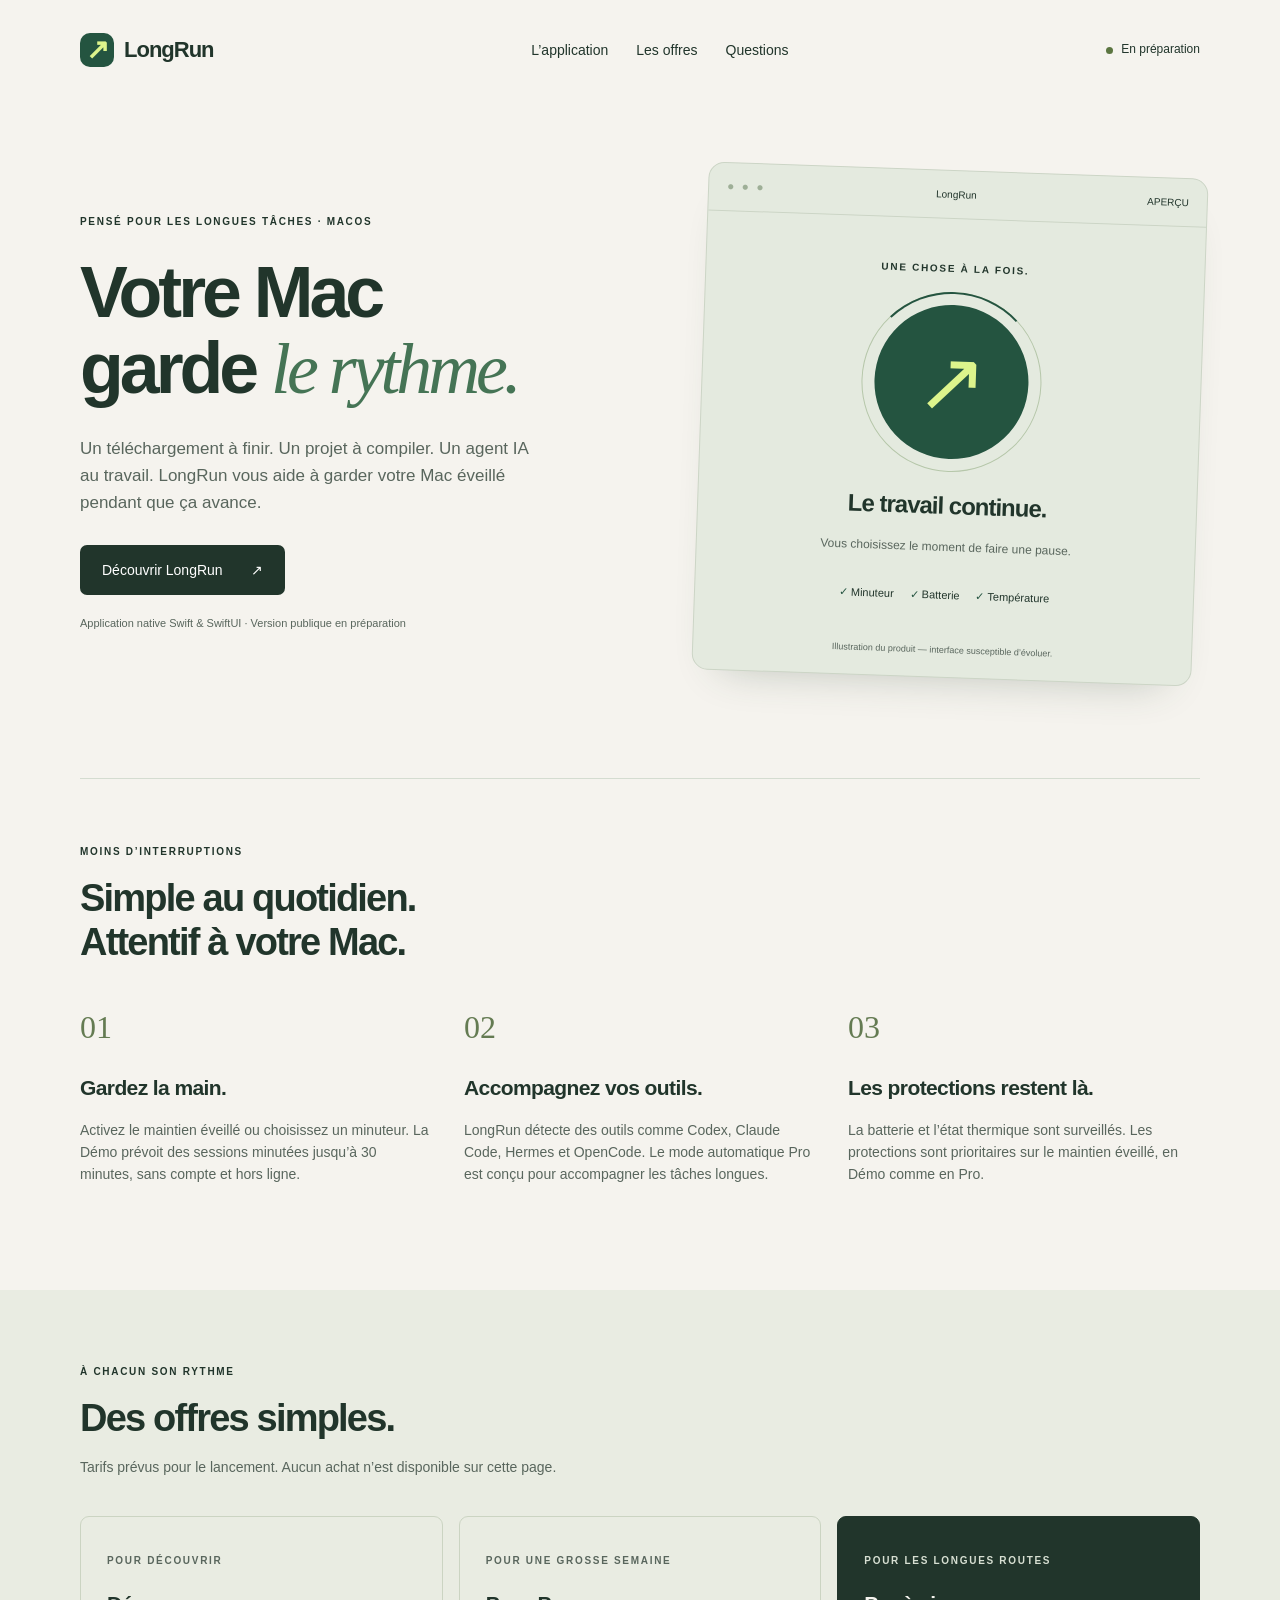
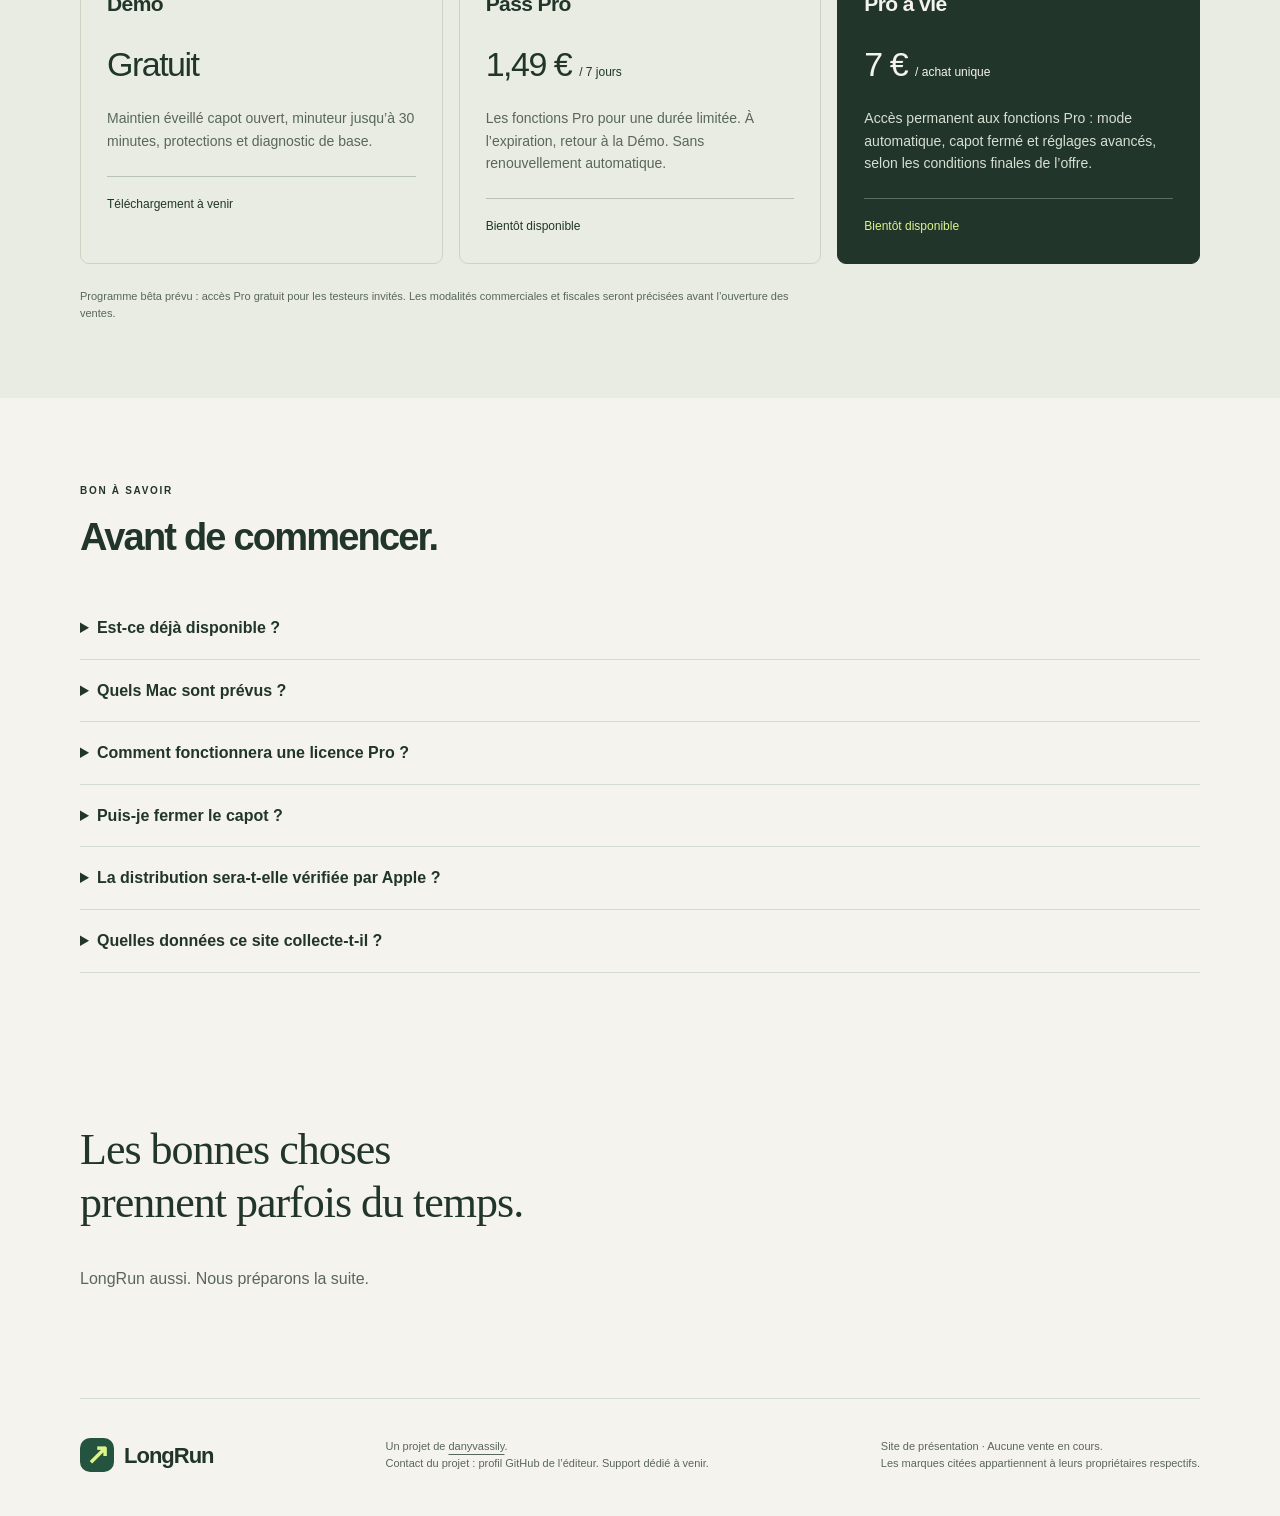
<file: index.html>
<!doctype html>
<html lang="fr">
<head>
  <meta charset="utf-8">
  <meta name="viewport" content="width=device-width, initial-scale=1">
  <meta name="description" content="LongRun, l’application macOS pour garder votre Mac éveillé pendant vos longues tâches. Découvrez le projet et les offres prévues.">
  <meta name="theme-color" content="#f5f3ee">
  <title>LongRun — Votre Mac garde le rythme.</title>
  <link rel="stylesheet" href="style.css">
</head>
<body>
  <header class="nav wrap">
    <a class="brand" href="#" aria-label="LongRun, accueil"><span class="mark" aria-hidden="true">↗</span> LongRun</a>
    <nav aria-label="Navigation principale"><a href="#fonctionnement">L’application</a><a href="#offres">Les offres</a><a href="#questions">Questions</a></nav>
    <span class="status"><i aria-hidden="true"></i> En préparation</span>
  </header>
  <main>
    <section class="hero wrap">
      <div>
        <p class="eyebrow">PENSÉ POUR LES LONGUES TÂCHES · MACOS</p>
        <h1>Votre Mac<br>garde <em>le rythme.</em></h1>
        <p class="intro">Un téléchargement à finir. Un projet à compiler. Un agent IA au travail. LongRun vous aide à garder votre Mac éveillé pendant que ça avance.</p>
        <a class="button" href="#fonctionnement">Découvrir LongRun <span aria-hidden="true">↗</span></a>
        <p class="small">Application native Swift & SwiftUI · Version publique en préparation</p>
      </div>
      <div class="preview" role="img" aria-label="Illustration de LongRun : une session de maintien éveillé avec un minuteur et des protections batterie et température.">
        <div class="windowbar"><span class="dots" aria-hidden="true">● ● ●</span><span>LongRun</span><span>APERÇU</span></div>
        <div class="previewbody"><p class="eyebrow">UNE CHOSE À LA FOIS.</p><div class="dial"><span>↗</span></div><h2>Le travail continue.</h2><p>Vous choisissez le moment de faire une pause.</p><div class="signals"><span>Minuteur</span><span>Batterie</span><span>Température</span></div></div>
        <p class="caption">Illustration du produit — interface susceptible d’évoluer.</p>
      </div>
    </section>
    <section class="features wrap" id="fonctionnement" aria-labelledby="features-title">
      <div class="sectiontop"><p class="eyebrow">MOINS D’INTERRUPTIONS</p><h2 id="features-title">Simple au quotidien.<br>Attentif à votre Mac.</h2></div>
      <div class="grid three"><article><span class="number">01</span><h3>Gardez la main.</h3><p>Activez le maintien éveillé ou choisissez un minuteur. La Démo prévoit des sessions minutées jusqu’à 30 minutes, sans compte et hors ligne.</p></article><article><span class="number">02</span><h3>Accompagnez vos outils.</h3><p>LongRun détecte des outils comme Codex, Claude Code, Hermes et OpenCode. Le mode automatique Pro est conçu pour accompagner les tâches longues.</p></article><article><span class="number">03</span><h3>Les protections restent là.</h3><p>La batterie et l’état thermique sont surveillés. Les protections sont prioritaires sur le maintien éveillé, en Démo comme en Pro.</p></article></div>
    </section>
    <section class="pricing" id="offres"><div class="wrap">
      <div class="sectiontop"><p class="eyebrow">À CHACUN SON RYTHME</p><h2>Des offres simples.</h2><p>Tarifs prévus pour le lancement. Aucun achat n’est disponible sur cette page.</p></div>
      <div class="grid three prices">
        <article><p class="eyebrow">POUR DÉCOUVRIR</p><h3>Démo</h3><p class="price">Gratuit</p><p>Maintien éveillé capot ouvert, minuteur jusqu’à 30 minutes, protections et diagnostic de base.</p><span class="availability">Téléchargement à venir</span></article>
        <article><p class="eyebrow">POUR UNE GROSSE SEMAINE</p><h3>Pass Pro</h3><p class="price">1,49 € <small>/ 7 jours</small></p><p>Les fonctions Pro pour une durée limitée. À l’expiration, retour à la Démo. Sans renouvellement automatique.</p><span class="availability">Bientôt disponible</span></article>
        <article class="featured"><p class="eyebrow">POUR LES LONGUES ROUTES</p><h3>Pro à vie</h3><p class="price">7 € <small>/ achat unique</small></p><p>Accès permanent aux fonctions Pro : mode automatique, capot fermé et réglages avancés, selon les conditions finales de l’offre.</p><span class="availability">Bientôt disponible</span></article>
      </div><p class="pricingnote">Programme bêta prévu : accès Pro gratuit pour les testeurs invités. Les modalités commerciales et fiscales seront précisées avant l’ouverture des ventes.</p>
    </div></section>
    <section class="faq wrap" id="questions"><div class="sectiontop"><p class="eyebrow">BON À SAVOIR</p><h2>Avant de commencer.</h2></div>
      <details><summary>Est-ce déjà disponible ?</summary><p>LongRun est en cours de développement et de validation. Cette page présente le projet. Le téléchargement public et la vente de licences ne sont pas encore ouverts.</p></details>
      <details><summary>Quels Mac sont prévus ?</summary><p>Le projet cible macOS 13 et versions ultérieures. La validation complète des versions Apple Silicon et Intel fait partie de la préparation de la sortie publique.</p></details>
      <details><summary>Comment fonctionnera une licence Pro ?</summary><p>L’intégration prévue avec Lemon Squeezy permettra de recevoir une clé après achat, puis de l’activer dans LongRun. Le service de paiement et la vérification des licences doivent encore être configurés pour la production.</p></details>
      <details><summary>Puis-je fermer le capot ?</summary><p>Le mode capot fermé est prévu dans Pro et nécessite une autorisation système. Un Mac actif doit rester sur une surface adaptée et bien ventilée. Ne le laissez jamais fonctionner dans un sac, sur un lit ou dans un espace fermé. La préparation de la distribution inclut la validation de ce mode.</p></details>
      <details><summary>La distribution sera-t-elle vérifiée par Apple ?</summary><p>La signature Developer ID et la notarisation Apple sont prévues avant la distribution publique. Elles ne sont pas encore annoncées comme acquises. Aucun téléchargement n’est proposé sur cette page.</p></details>
      <details><summary>Quelles données ce site collecte-t-il ?</summary><p>Cette page n’intègre aucun outil d’analyse, publicité, formulaire ni cookie applicatif. Son hébergeur, GitHub Pages, peut traiter des données techniques nécessaires au service, notamment l’adresse IP. Consultez la <a href="https://docs.github.com/fr/site-policy/privacy-policies/github-general-privacy-statement">politique de confidentialité GitHub</a>. Les informations détaillées concernant l’application seront publiées avant son lancement.</p></details>
    </section>
    <section class="closing wrap"><h2>Les bonnes choses<br>prennent parfois du temps.</h2><p>LongRun aussi. Nous préparons la suite.</p></section>
  </main>
  <footer class="wrap"><a class="brand" href="#"><span class="mark" aria-hidden="true">↗</span> LongRun</a><p>Un projet de <a href="https://github.com/danyvassily">danyvassily</a>.<br>Contact du projet : profil GitHub de l’éditeur. Support dédié à venir.</p><p>Site de présentation · Aucune vente en cours.<br>Les marques citées appartiennent à leurs propriétaires respectifs.</p></footer>
</body>
</html>
</file>
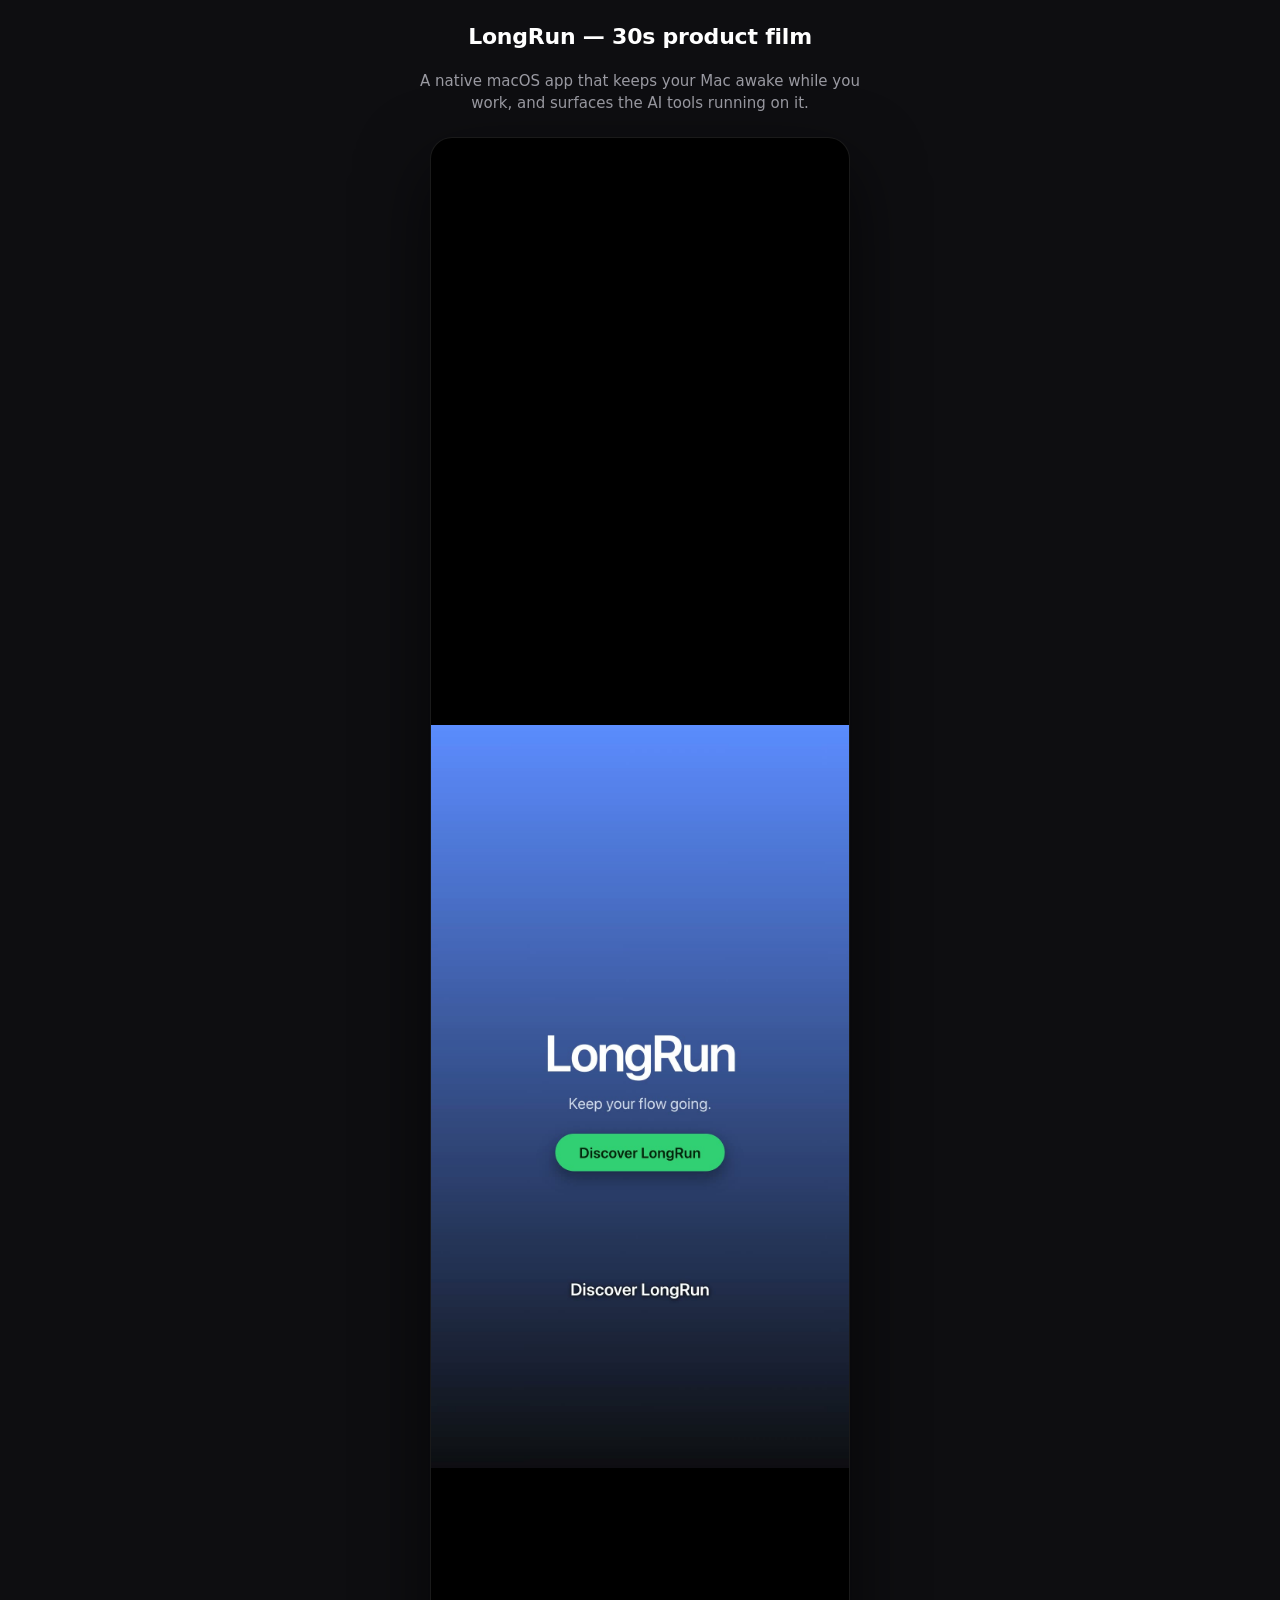
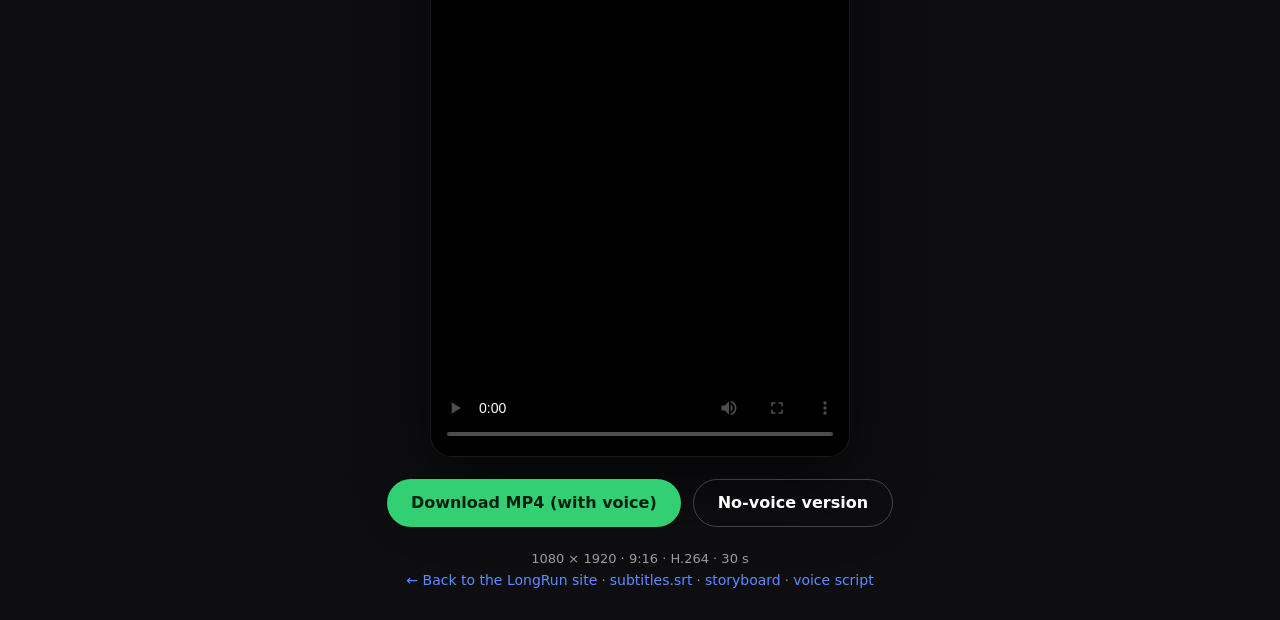
<file: promo/index.html>
<!DOCTYPE html>
<html lang="en">
<head>
<meta charset="utf-8">
<meta name="viewport" content="width=device-width, initial-scale=1, viewport-fit=cover">
<title>LongRun — 30s film</title>
<style>
  :root { --fond:#0E0E11; --surface:#1A1A1F; --lavande:#5C8CFF; --menthe:#32D073;
          --texte2:#9A9AA2; --blanc:#fff; }
  * { box-sizing: border-box; margin: 0; padding: 0; }
  body {
    background: var(--fond); color: var(--blanc);
    font-family: system-ui, -apple-system, "Helvetica Neue", Arial, sans-serif;
    min-height: 100vh; display: flex; flex-direction: column;
    align-items: center; justify-content: center;
    padding: calc(24px + env(safe-area-inset-top)) 20px calc(28px + env(safe-area-inset-bottom));
    gap: 22px;
  }
  h1 { font-size: 22px; font-weight: 600; letter-spacing: -.01em; text-align: center; }
  .sub { color: var(--texte2); font-size: 15px; text-align: center; max-width: 460px; line-height: 1.45; }
  video {
    width: 100%; max-width: 420px; aspect-ratio: 9/16;
    background: #000; border-radius: 22px;
    border: 1px solid rgba(255,255,255,.10);
    box-shadow: 0 28px 70px rgba(0,0,0,.6);
    display: block;
  }
  .row { display: flex; flex-wrap: wrap; gap: 12px; justify-content: center; }
  a.btn {
    display: inline-flex; align-items: center; gap: 9px;
    padding: 13px 24px; border-radius: 999px;
    background: var(--menthe); color: #06210F;
    font-weight: 600; font-size: 16px; text-decoration: none;
    min-height: 48px;
  }
  a.ghost {
    background: transparent; color: var(--blanc);
    border: 1px solid rgba(255,255,255,.22);
  }
  .meta { color: var(--texte2); font-size: 13px; text-align: center; line-height: 1.6; }
  .meta code { color: var(--lavande); }
  a.home { color: var(--lavande); font-size: 14px; text-decoration: none; }
</style>
</head>
<body>
  <h1>LongRun — 30s product film</h1>
  <p class="sub">A native macOS app that keeps your Mac awake while you work, and
    surfaces the AI tools running on it.</p>

  <video id="film" controls playsinline preload="metadata"
         poster="poster.jpg" width="1080" height="1920">
    <source src="longrun-promo.mp4" type="video/mp4">
    Your browser does not support the video tag.
  </video>

  <div class="row">
    <a class="btn" href="longrun-promo.mp4" download>Download MP4 (with voice)</a>
    <a class="btn ghost" href="longrun-promo-novoice.mp4" download>No-voice version</a>
  </div>

  <p class="meta">
    1080 × 1920 · 9:16 · H.264 · 30 s<br>
    <a class="home" href="../">← Back to the LongRun site</a> ·
    <a class="home" href="subtitles.srt" download>subtitles.srt</a> ·
    <a class="home" href="STORYBOARD.md">storyboard</a> ·
    <a class="home" href="VO_SCRIPT.md">voice script</a>
  </p>
</body>
</html>
</file>
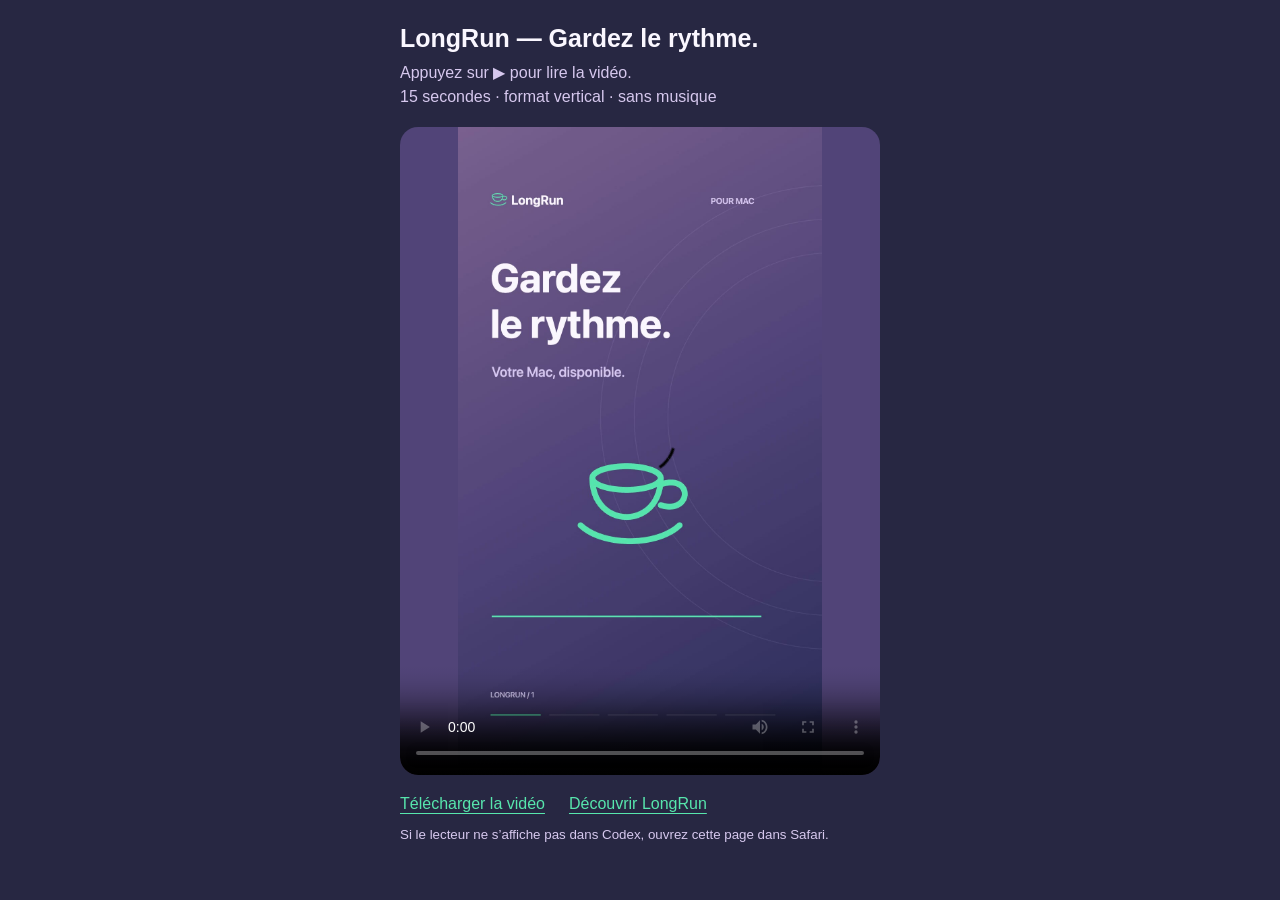
<file: video/index.html>
<!doctype html>
<html lang="fr">
<head>
  <meta charset="utf-8">
  <meta name="viewport" content="width=device-width, initial-scale=1, viewport-fit=cover">
  <meta name="theme-color" content="#514478">
  <title>LongRun — Le film</title>
  <style>
    *{box-sizing:border-box}body{margin:0;background:#272742;color:#faf7ff;font:16px -apple-system,BlinkMacSystemFont,sans-serif;padding:24px 18px;padding-bottom:max(28px,env(safe-area-inset-bottom))}
    main{max-width:480px;margin:auto}h1{font-size:25px;margin:0 0 8px}p{color:#d6c8ee;margin:0 0 18px;line-height:1.5}video{display:block;width:100%;max-height:72svh;aspect-ratio:9/16;background:#514478;border-radius:18px;object-fit:contain}a{color:#57e6ad;text-underline-offset:4px}nav{display:flex;gap:24px;flex-wrap:wrap;margin-top:20px}small{display:block;margin-top:14px;color:#d6c8ee}
  </style>
</head>
<body><main>
  <h1>LongRun — Gardez le rythme.</h1>
  <p>Appuyez sur ▶ pour lire la vidéo.<br>15 secondes · format vertical · sans musique</p>
  <video controls playsinline preload="metadata" poster="poster.jpg" aria-label="Film de présentation LongRun">
    <source src="longrun-15s.mp4" type="video/mp4">
    Votre navigateur ne peut pas lire la vidéo. Utilisez le lien de téléchargement.
  </video>
  <nav><a href="longrun-15s.mp4" download="LongRun-15s.mp4">Télécharger la vidéo</a><a href="../">Découvrir LongRun</a></nav>
  <small>Si le lecteur ne s’affiche pas dans Codex, ouvrez cette page dans Safari.</small>
</main></body>
</html>
</file>
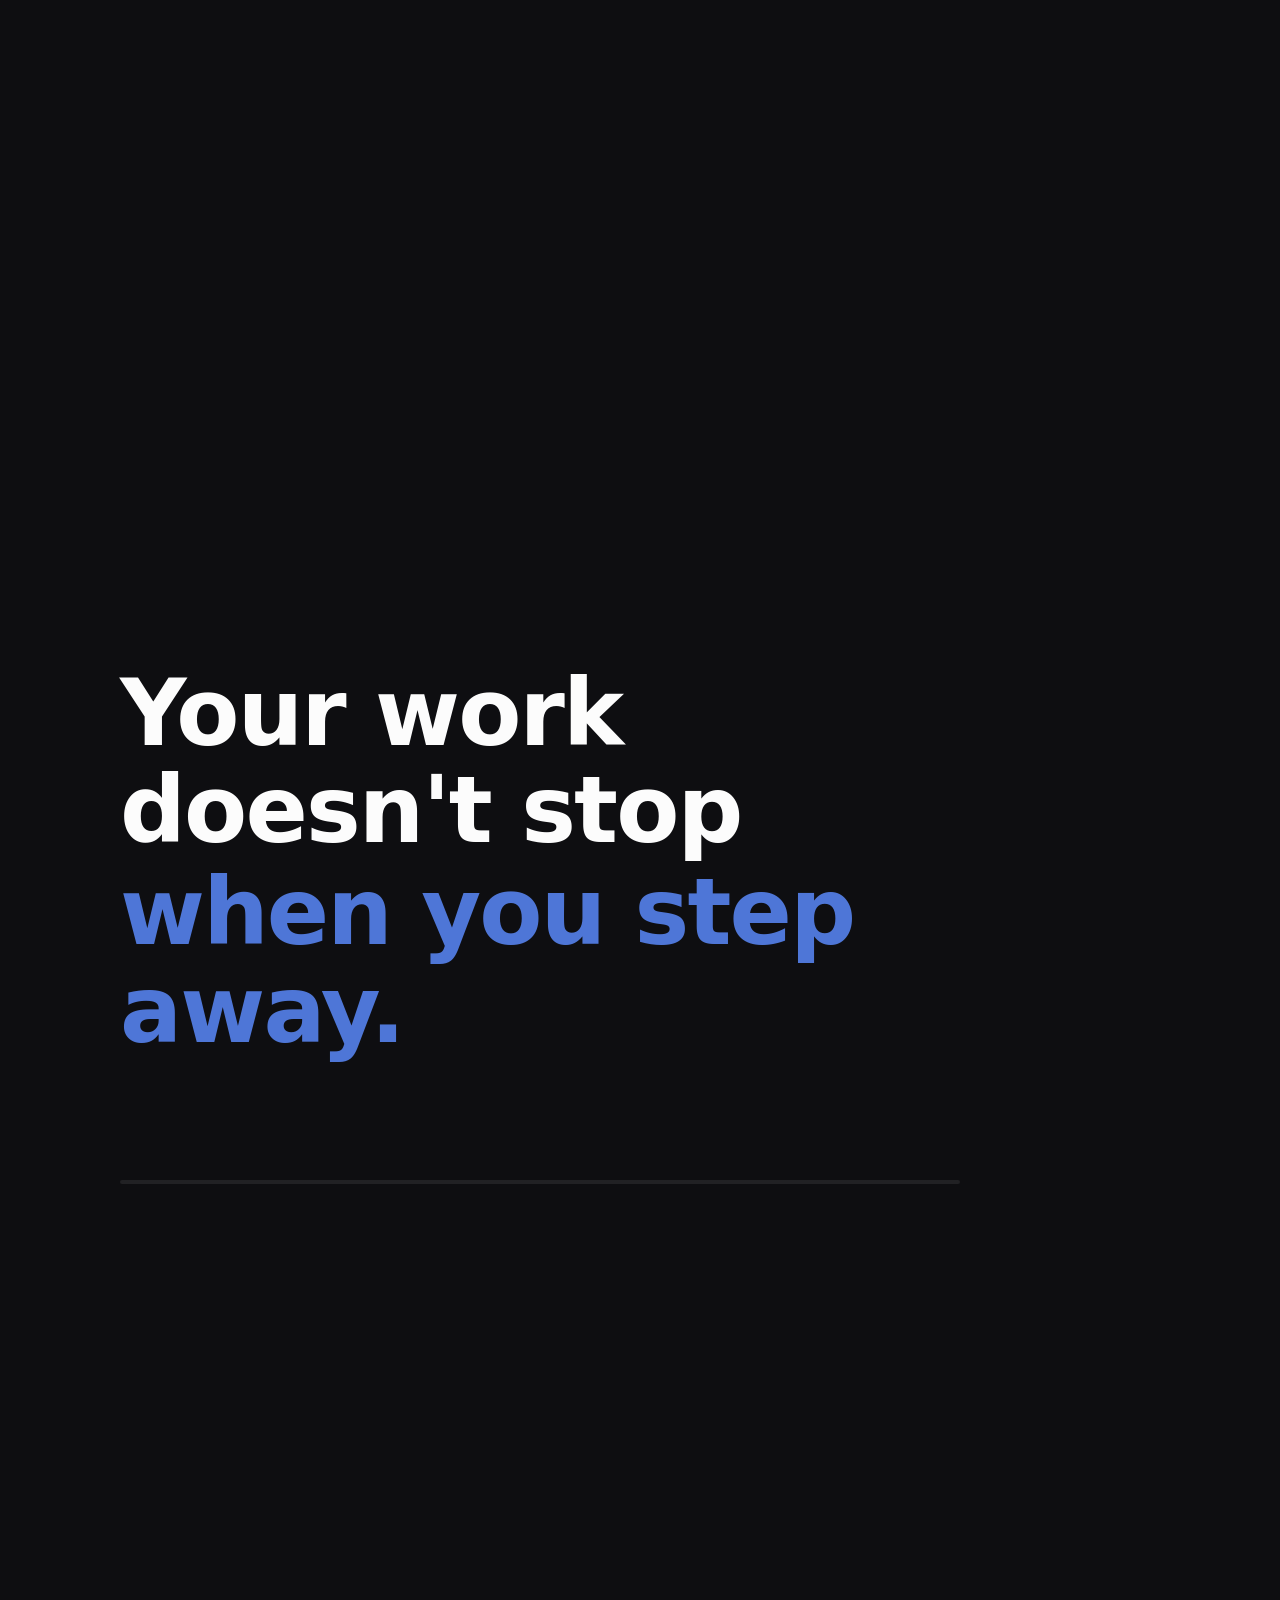
<file: promo/src/index.html>
<!DOCTYPE html>
<html lang="en">
<head>
<meta charset="utf-8">
<title>LongRun — promo 1080x1920</title>
<link rel="stylesheet" href="style.css">
</head>
<body>
<div class="stage" id="stage">

  <!-- ---------- SCENE 1 : ACCROCHE (0-5s) ---------- -->
  <section class="scene scene-hook" id="hook">
    <div class="hook-lines">
      <h1 class="hook-l1" id="hl1">Your work doesn't stop</h1>
      <h1 class="hook-l2" id="hl2">when you step away.</h1>
      <p class="hook-l3" id="hl3">A native macOS app for long tasks.</p>
    </div>
    <div class="hook-progress" id="hprogress"><i></i></div>
  </section>

  <!-- ---------- SCENE 2 : REVEIL (5-12s) ---------- -->
  <section class="scene scene-awake" id="awake">
    <div class="frame" id="frame-awake">
      <div class="frame-inner" id="awake-zoom">
        <img src="../assets/full.png" alt="LongRun status screen">
      </div>
      <div class="badge" id="badge-awake">Keep awake</div>
    </div>
  </section>

  <!-- ---------- SCENE 3 : LES OUTILS (12-19s) ---------- -->
  <section class="scene scene-tools" id="tools">
    <div class="cap">
      <p class="cap-title">AI tools detected on your Mac</p>
      <div class="frame frame--tall" id="frame-tools">
        <div class="frame-inner frame-scroll" id="tools-scroll">
          <img src="../assets/agents.png" alt="Detected AI tools and protected tasks">
        </div>
        <div class="hl" id="hl-a"></div>
        <div class="hl" id="hl-b"></div>
        <div class="hl" id="hl-c"></div>
      </div>
      <p class="cap-legend">Present &nbsp;·&nbsp; Active</p>
    </div>
  </section>

  <!-- ---------- SCENE 4 : PROTECTIONS (19-24s) ---------- -->
  <section class="scene scene-guard" id="guard">
    <div class="cap">
      <p class="cap-title">Battery and thermal safeguards</p>
      <div class="frame frame--tele" id="frame-guard">
        <div class="frame-inner">
          <img src="../assets/telemetry.png" alt="Live battery and thermal telemetry">
        </div>
        <div class="hl2 hl2--bat" id="hl-bat"></div>
        <div class="hl2 hl2--thm" id="hl-thm"></div>
      </div>
      <div class="lock" id="lock">Safeguards active</div>
    </div>
  </section>

  <!-- ---------- SCENE 5 : SIGNATURE (24-30s) ---------- -->
  <section class="scene scene-sign" id="sign">
    <div class="sign-wrap">
      <div class="wordmark" id="wordmark"></div>
      <p class="sign-tag" id="sign-tag">Keep your flow going.</p>
      <div class="cta" id="cta">Discover LongRun</div>
    </div>
  </section>

  <!-- ---------- SOUS-TITRES ---------- -->
  <div class="subs" id="subs"><span id="subtext"></span></div>

  <!-- ---------- FONDU FINAL ---------- -->
  <div class="final-fade" id="finalfade"></div>

</div>
<script src="anim.js"></script>
</body>
</html>
</file>
<file: style.css>
@charset "UTF-8";
:root{color-scheme:light;--paper:#f5f3ee;--ink:#21352b;--muted:#59665d;--green:#245440;--line:#d4dcd0;--lime:#ddf48c}*{box-sizing:border-box}html{scroll-behavior:smooth;scroll-padding-top:32px}body{margin:0;background:var(--paper);color:var(--ink);font-family:-apple-system,BlinkMacSystemFont,"Segoe UI",sans-serif;line-height:1.6}a{color:inherit;text-underline-offset:4px}.wrap{width:min(1120px,calc(100% - 64px));margin:auto}.nav{display:flex;align-items:center;justify-content:space-between;gap:24px;min-height:100px}.brand{display:inline-flex;align-items:center;gap:10px;text-decoration:none;font-size:22px;font-weight:750;letter-spacing:-1px}.mark{display:inline-grid;place-items:center;width:34px;height:34px;background:var(--green);color:var(--lime);border-radius:10px;font-size:28px;line-height:1}nav{display:flex;gap:28px;font-size:14px}nav a{text-decoration:none}nav a:hover{text-decoration:underline}.status{display:flex;align-items:center;gap:8px;font-size:12px}.status i{width:7px;height:7px;border-radius:50%;background:#5b7540}.hero{display:grid;grid-template-columns:1.1fr 1fr;gap:70px;align-items:center;padding-top:70px;padding-bottom:100px}.eyebrow{font-size:10px;font-weight:750;letter-spacing:1.7px}.hero h1{font-size:clamp(44px,5.6vw,76px);line-height:1.06;letter-spacing:-4px;margin:24px 0}em{font-family:Georgia,serif;font-weight:normal;color:#457455}.intro{font-size:17px;max-width:450px;color:var(--muted);margin:28px 0}.button{display:inline-flex;gap:28px;align-items:center;background:var(--ink);color:white;text-decoration:none;padding:14px 22px;border-radius:7px;font-size:14px}.button:hover{background:var(--green)}.small{font-size:11px;color:var(--muted);margin-top:20px}.preview{background:#e4eadf;border:1px solid #ccd5c6;border-radius:16px;box-shadow:0 24px 45px -30px #344b3a55;transform:rotate(2deg)}.windowbar{display:flex;justify-content:space-between;align-items:center;border-bottom:1px solid #ccd5c6;padding:14px 18px;font-size:10px}.dots{font-size:12px;color:#9eaf97;letter-spacing:2px}.previewbody{text-align:center;padding:32px 20px 20px}.dial{position:relative;display:grid;place-items:center;width:154px;height:154px;margin:28px auto;background:var(--green);border-radius:50%;outline:1px solid #b6c7aa;outline-offset:12px;color:var(--lime);font-size:85px}.dial:after{content:"";position:absolute;inset:-13px;border:2px solid transparent;border-top-color:var(--green);border-radius:50%;animation:orbit 18s linear infinite}.previewbody h2{font-size:24px;letter-spacing:-1px;margin:24px 0 6px}.previewbody p:not(.eyebrow){font-size:12px;color:var(--muted)}.signals{display:flex;justify-content:center;gap:16px;margin-top:30px;font-size:11px}.signals span:before{content:"✓ ";color:var(--green)}.caption{text-align:center;font-size:9px;color:var(--muted);padding:10px}.sectiontop{margin-bottom:38px}.sectiontop h2{font-size:38px;line-height:1.16;letter-spacing:-1.8px;margin:16px 0}.sectiontop>p:last-child:not(.eyebrow){color:var(--muted);font-size:14px}.features{padding:55px 0 90px;border-top:1px solid var(--line)}.grid{display:grid;gap:32px}.three{grid-template-columns:repeat(3,1fr)}h3{font-size:21px;letter-spacing:-.6px;margin:18px 0 10px}article p{font-size:14px;color:var(--muted)}.number{font-family:Georgia,serif;font-size:32px;color:#647b52}.pricing{background:#e9ece2;padding:64px 0}.prices{gap:16px}.prices article{padding:26px;border:1px solid #cbd4c2;border-radius:9px}.prices .featured{background:var(--ink);color:var(--paper);border-color:var(--ink)}.featured p{color:#d7dfd2}.prices .price{font-size:34px;letter-spacing:-1.5px;color:inherit;margin:16px 0}.price small{font-size:12px;letter-spacing:0}.availability{display:block;border-top:1px solid #b9c3b5;padding-top:18px;margin-top:24px;font-size:12px}.featured .availability{color:var(--lime);border-color:#596f5f}.pricingnote{font-size:11px;color:var(--muted);max-width:740px;margin-top:24px}.faq{padding:75px 0}.faq details{border-bottom:1px solid var(--line);padding:18px 0}.faq summary{cursor:pointer;font-size:16px;font-weight:600}.faq details p{max-width:820px;font-size:14px;color:var(--muted)}.closing{padding:40px 0 90px}.closing h2{font-family:Georgia,serif;font-weight:normal;font-size:44px;line-height:1.2;letter-spacing:-1px}.closing p{color:var(--muted)}footer{display:flex;justify-content:space-between;gap:28px;border-top:1px solid var(--line);padding-top:28px;padding-bottom:32px}footer p{font-size:11px;color:var(--muted);max-width:330px}a:focus-visible,summary:focus-visible{outline:3px solid #678c48;outline-offset:5px}@keyframes orbit{to{transform:rotate(360deg)}}@media(max-width:800px){.wrap{width:calc(100% - 40px)}.nav{flex-wrap:wrap;gap:16px;padding:22px 0}.nav nav{order:3;width:100%;gap:24px}.hero{grid-template-columns:1fr;gap:45px;padding:35px 0 65px}.hero h1{letter-spacing:-2px}.preview{max-width:470px;transform:none}.three{grid-template-columns:1fr}.features{padding:45px 0}.grid{gap:24px}.prices{gap:16px}.sectiontop h2{font-size:32px}.closing h2{font-size:35px}footer{flex-direction:column;gap:8px}.faq{padding:50px 0}}@media(prefers-reduced-motion:reduce){html{scroll-behavior:auto}.dial:after{animation:none}}
</file>
<file: promo/src/style.css>
/* ============================================================
   LongRun — film promotionnel 1080x1920
   Aucune animation CSS native ici : tout est pilote par
   window.setTime(t) dans anim.js (opacites + transforms).
   ============================================================ */
:root {
  --fond:      #0E0E11;
  --surface:   #1A1A1F;
  --surface2:  #22222A;
  --lavande:   #5C8CFF;
  --menthe:    #32D073;
  --ambre:     #FFB020;
  --rouge:     #FF6B6B;
  --texte2:    #9A9AA2;
  --blanc:     #FFFFFF;
}

* { margin: 0; padding: 0; box-sizing: border-box; }

html, body {
  width: 1080px; height: 1920px;
  overflow: hidden;
  background: var(--fond);
  font-family: system-ui, -apple-system, "Helvetica Neue", Arial, sans-serif;
  color: var(--blanc);
  -webkit-font-smoothing: antialiased;
}

.stage {
  position: relative;
  width: 1080px; height: 1920px;
  overflow: hidden;
  background: var(--fond);
}

/* Chaque scene est independante : JS pilote son opacite */
.scene {
  position: absolute; inset: 0;
  display: flex; align-items: center; justify-content: center;
  opacity: 0;
  will-change: opacity, transform;
}

/* ---------------- SCENE 1 : ACCROCHE ---------------- */
.scene-hook {
  padding: 140px 120px 260px;
  flex-direction: column;
  align-items: flex-start;
  justify-content: center;
  background: var(--fond);
}
.hook-lines { width: 100%; }
.hook-l1, .hook-l2 {
  font-size: 92px; font-weight: 600; line-height: 1.06;
  letter-spacing: -0.02em;
}
.hook-l2 { color: var(--lavande); }
.hook-l3 {
  margin-top: 40px; font-size: 34px; font-weight: 400;
  color: var(--texte2); letter-spacing: 0.01em;
}
.hook-progress {
  position: absolute; left: 120px; right: 120px; top: 1180px;
  height: 4px; border-radius: 4px;
  background: rgba(255,255,255,.08); overflow: hidden;
}
.hook-progress i {
  display: block; height: 100%; width: 100%;
  background: var(--lavande);
  border-radius: 4px;
  transform-origin: left center;
  transform: scaleX(0);
}

/* ---------------- SCENE 2 : REVEIL ---------------- */
.scene-awake { background: var(--fond); }
.frame {
  position: relative;
  width: 840px;
  border-radius: 28px;
  background: var(--surface);
  border: 1px solid rgba(255,255,255,.09);
  box-shadow: 0 40px 90px rgba(0,0,0,.62), 0 2px 0 rgba(255,255,255,.05) inset;
  overflow: hidden;
}
.frame-inner { overflow: hidden; }
.frame-inner img { display: block; width: 100%; height: auto; }
.badge {
  position: absolute; top: 28px; right: 28px;
  padding: 12px 22px; border-radius: 999px;
  background: var(--menthe); color: #06210F;
  font-size: 24px; font-weight: 600; letter-spacing: .01em;
  box-shadow: 0 8px 24px rgba(50,208,115,.38);
}

/* ---------------- TITRES DE SCENE ---------------- */
.cap { display: flex; flex-direction: column; align-items: center; gap: 34px; }
.cap-title {
  font-size: 40px; font-weight: 600; letter-spacing: -0.01em;
  color: var(--blanc); opacity: .96;
}
.cap-legend {
  font-size: 26px; font-weight: 500; letter-spacing: .08em;
  text-transform: uppercase; color: var(--texte2);
}

/* ---------------- SCENE 3 : LES OUTILS ---------------- */
.scene-tools { background: var(--fond); }
.frame--tall { width: 840px; height: 330px; }
.frame-scroll { position: relative; height: 100%; }
.frame-scroll img {
  display: block; width: 100%; height: auto;
}
.hl {
  position: absolute; left: 24px; right: 24px; height: 58px;
  border-radius: 10px;
  border: 2px solid var(--lavande);
  background: rgba(92,140,255,.12);
  opacity: 0;
}
#hl-a { top: 14px; }
#hl-b { top: 76px; }
#hl-c { top: 138px; }

/* ---------------- SCENE 4 : PROTECTIONS ---------------- */
.scene-guard { background: var(--fond); }
.frame--tele { width: 920px; }
.hl2 {
  position: absolute; height: 104px;
  border-radius: 14px;
  border: 3px solid var(--menthe);
  background: rgba(50,208,115,.10);
  opacity: 0;
}
.hl2--bat { left: 182px; top: 106px; width: 142px; }
.hl2--thm { left: 332px; top: 106px; width: 130px; }
.lock {
  padding: 16px 34px; border-radius: 999px;
  background: rgba(50,208,115,.14);
  border: 1px solid rgba(50,208,115,.42);
  color: var(--menthe);
  font-size: 26px; font-weight: 600;
  opacity: 0;
}

/* ---------------- SCENE 5 : SIGNATURE ---------------- */
.scene-sign {
  background: linear-gradient(180deg, #5C8CFF 0%, #0E0E11 100%);
}
.sign-wrap {
  display: flex; flex-direction: column; align-items: center;
  gap: 30px; padding: 0 120px;
}
.wordmark {
  font-size: 132px; font-weight: 600;
  letter-spacing: -0.035em; color: var(--blanc);
  display: flex;
}
.wordmark span { opacity: 0; display: inline-block; }
.sign-tag {
  font-size: 40px; font-weight: 400; color: rgba(255,255,255,.80);
  opacity: 0; letter-spacing: .005em;
}
.cta {
  margin-top: 26px;
  padding: 26px 62px; border-radius: 999px;
  background: var(--menthe); color: #06210F;
  font-size: 38px; font-weight: 600; letter-spacing: .005em;
  box-shadow: 0 16px 44px rgba(0,0,0,.38);
  opacity: 0;
}

/* ---------------- SOUS-TITRES ---------------- */
.subs {
  position: absolute; left: 120px; right: 120px; top: 1430px;
  height: 130px;
  display: flex; align-items: flex-start; justify-content: center;
  pointer-events: none;
}
.subs span {
  max-width: 840px; text-align: center;
  font-size: 44px; font-weight: 600; line-height: 1.25;
  color: var(--blanc);
  text-shadow: 0 2px 12px rgba(0,0,0,.92), 0 0 3px rgba(0,0,0,.85);
  opacity: 0;
}

/* ---------------- FONDU FINAL ---------------- */
.final-fade {
  position: absolute; inset: 0; background: #000;
  opacity: 0; pointer-events: none;
}
</file>
